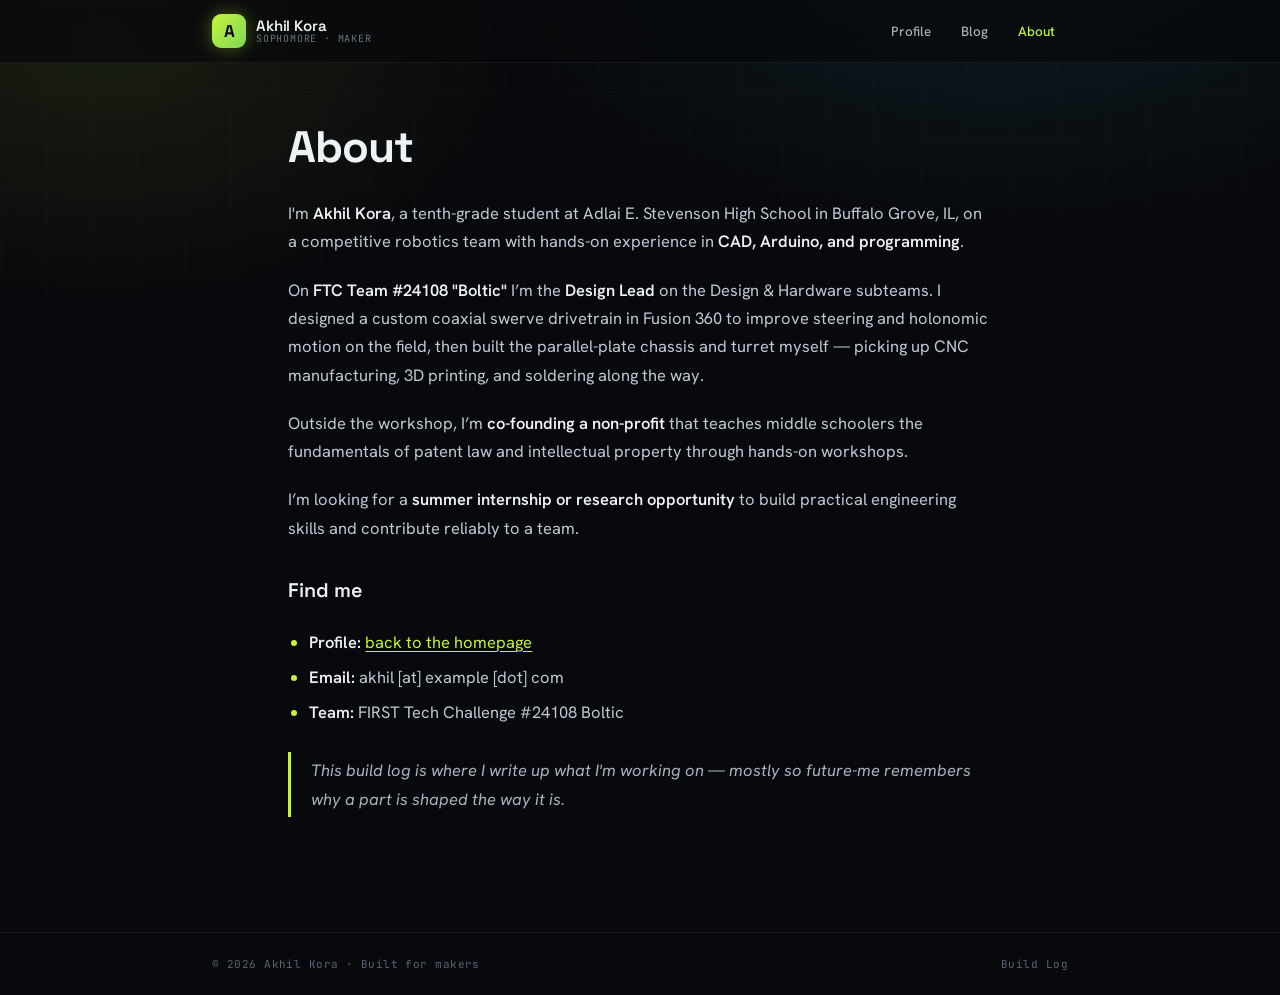
<file: about/index.html>
<!DOCTYPE html>
<html lang="en">
<head>
  <meta charset="utf-8">
  <meta name="viewport" content="width=device-width, initial-scale=1">
  <title>About · Akhil Kora</title>
  <link rel="preconnect" href="https://fonts.googleapis.com">
  <link rel="preconnect" href="https://fonts.gstatic.com" crossorigin>
  <link href="https://fonts.googleapis.com/css2?family=Space+Grotesk:wght@400;500;600;700&family=Hanken+Grotesk:wght@400;500;600;700&family=JetBrains+Mono:wght@400;500;600&display=swap" rel="stylesheet">
  <link rel="stylesheet" href="../assets/css/style.css">
</head>
<body>
  <div class="bg-grid"></div>
  <header class="site-nav">
    <div class="nav-inner">
      <a class="brand" href="../index.html"><span class="brand-mark">A</span><span class="brand-text"><span class="brand-name">Akhil Kora</span><span class="brand-sub">SOPHOMORE · MAKER</span></span></a>
      <nav class="nav-links"><a href="../index.html">Profile</a><a href="../blog/index.html">Blog</a><a href="index.html" class="active">About</a></nav>
    </div>
  </header>
  <main class="site-main">
    <article class="page">
      <h1 class="page-title">About</h1>
      <div class="prose">
        <p>I'm <strong>Akhil Kora</strong>, a tenth-grade student at Adlai E. Stevenson High School in Buffalo Grove, IL, on a competitive robotics team with hands-on experience in <strong>CAD, Arduino, and programming</strong>.</p>
        <p>On <strong>FTC Team #24108 "Boltic"</strong> I’m the <strong>Design Lead</strong> on the Design &amp; Hardware subteams. I designed a custom coaxial swerve drivetrain in Fusion 360 to improve steering and holonomic motion on the field, then built the parallel-plate chassis and turret myself — picking up CNC manufacturing, 3D printing, and soldering along the way.</p>
        <p>Outside the workshop, I’m <strong>co-founding a non-profit</strong> that teaches middle schoolers the fundamentals of patent law and intellectual property through hands-on workshops.</p>
        <p>I’m looking for a <strong>summer internship or research opportunity</strong> to build practical engineering skills and contribute reliably to a team.</p>
        <h3>Find me</h3>
        <ul>
          <li><strong>Profile:</strong> <a href="../index.html">back to the homepage</a></li>
          <li><strong>Email:</strong> akhil [at] example [dot] com</li>
          <li><strong>Team:</strong> FIRST Tech Challenge #24108 Boltic</li>
        </ul>
        <blockquote>This build log is where I write up what I'm working on — mostly so future-me remembers why a part is shaped the way it is.</blockquote>
      </div>
    </article>
  </main>
  <footer class="site-footer"><div class="footer-inner"><span>© 2026 Akhil Kora · Built for makers</span><a href="../blog/index.html">Build Log</a></div></footer>
</body>
</html>
</file>
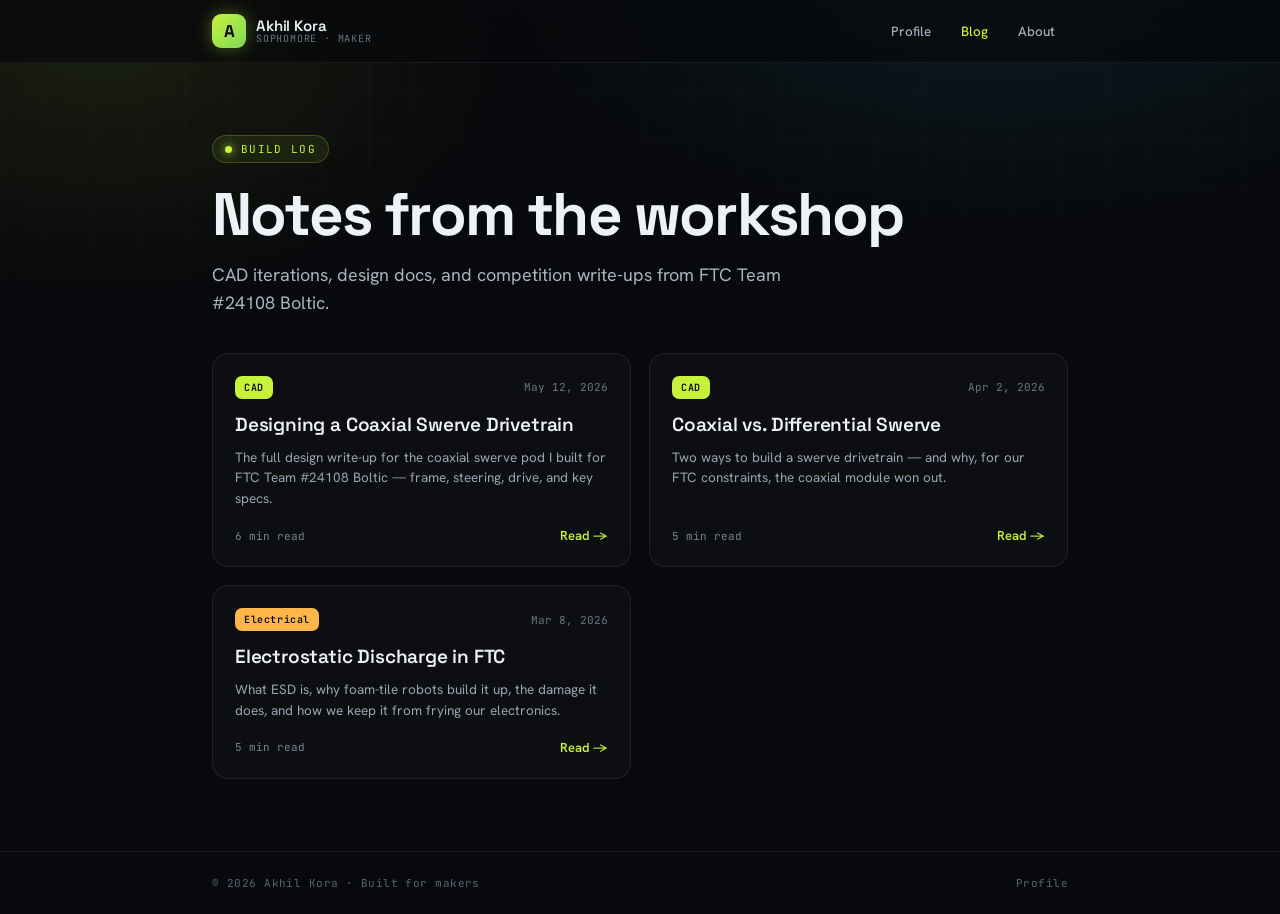
<file: blog/index.html>
<!DOCTYPE html>
<html lang="en">
<head>
  <meta charset="utf-8">
  <meta name="viewport" content="width=device-width, initial-scale=1">
  <title>Build Log · Akhil Kora</title>
  <link rel="preconnect" href="https://fonts.googleapis.com">
  <link rel="preconnect" href="https://fonts.gstatic.com" crossorigin>
  <link href="https://fonts.googleapis.com/css2?family=Space+Grotesk:wght@400;500;600;700&family=Hanken+Grotesk:wght@400;500;600;700&family=JetBrains+Mono:wght@400;500;600&display=swap" rel="stylesheet">
  <link rel="stylesheet" href="../assets/css/style.css">
</head>
<body>
  <div class="bg-grid"></div>
  <header class="site-nav">
    <div class="nav-inner">
      <a class="brand" href="../index.html"><span class="brand-mark">A</span><span class="brand-text"><span class="brand-name">Akhil Kora</span><span class="brand-sub">SOPHOMORE · MAKER</span></span></a>
      <nav class="nav-links"><a href="../index.html">Profile</a><a href="index.html" class="active">Blog</a><a href="../about/index.html">About</a></nav>
    </div>
  </header>
  <main class="site-main">
    <section class="blog-hero">
      <div class="eyebrow"><span class="dot-pulse"></span> BUILD LOG</div>
      <h1>Notes from the workshop</h1>
      <p>CAD iterations, design docs, and competition write-ups from FTC&nbsp;Team #24108 Boltic.</p>
    </section>
    <section class="post-grid">
      <a class="post-card" href="2026/05/designing-a-coaxial-swerve-drivetrain/index.html">
        <div class="post-card-top"><span class="tag tag-cad">CAD</span><span class="post-card-date">May 12, 2026</span></div>
        <h2>Designing a Coaxial Swerve Drivetrain</h2>
        <p>The full design write-up for the coaxial swerve pod I built for FTC Team #24108 Boltic — frame, steering, drive, and key specs.</p>
        <div class="post-card-foot"><span class="mono">6 min read</span><span class="read-more">Read →</span></div>
      </a>
      <a class="post-card" href="2026/04/coaxial-vs-differential/index.html">
        <div class="post-card-top"><span class="tag tag-cad">CAD</span><span class="post-card-date">Apr 2, 2026</span></div>
        <h2>Coaxial vs. Differential Swerve</h2>
        <p>Two ways to build a swerve drivetrain — and why, for our FTC constraints, the coaxial module won out.</p>
        <div class="post-card-foot"><span class="mono">5 min read</span><span class="read-more">Read →</span></div>
      </a>
      <a class="post-card" href="2026/03/electrostatic-discharge-in-ftc/index.html">
        <div class="post-card-top"><span class="tag tag-electrical">Electrical</span><span class="post-card-date">Mar 8, 2026</span></div>
        <h2>Electrostatic Discharge in FTC</h2>
        <p>What ESD is, why foam-tile robots build it up, the damage it does, and how we keep it from frying our electronics.</p>
        <div class="post-card-foot"><span class="mono">5 min read</span><span class="read-more">Read →</span></div>
      </a>
    </section>
  </main>
  <footer class="site-footer"><div class="footer-inner"><span>© 2026 Akhil Kora · Built for makers</span><a href="../index.html">Profile</a></div></footer>
</body>
</html>
</file>
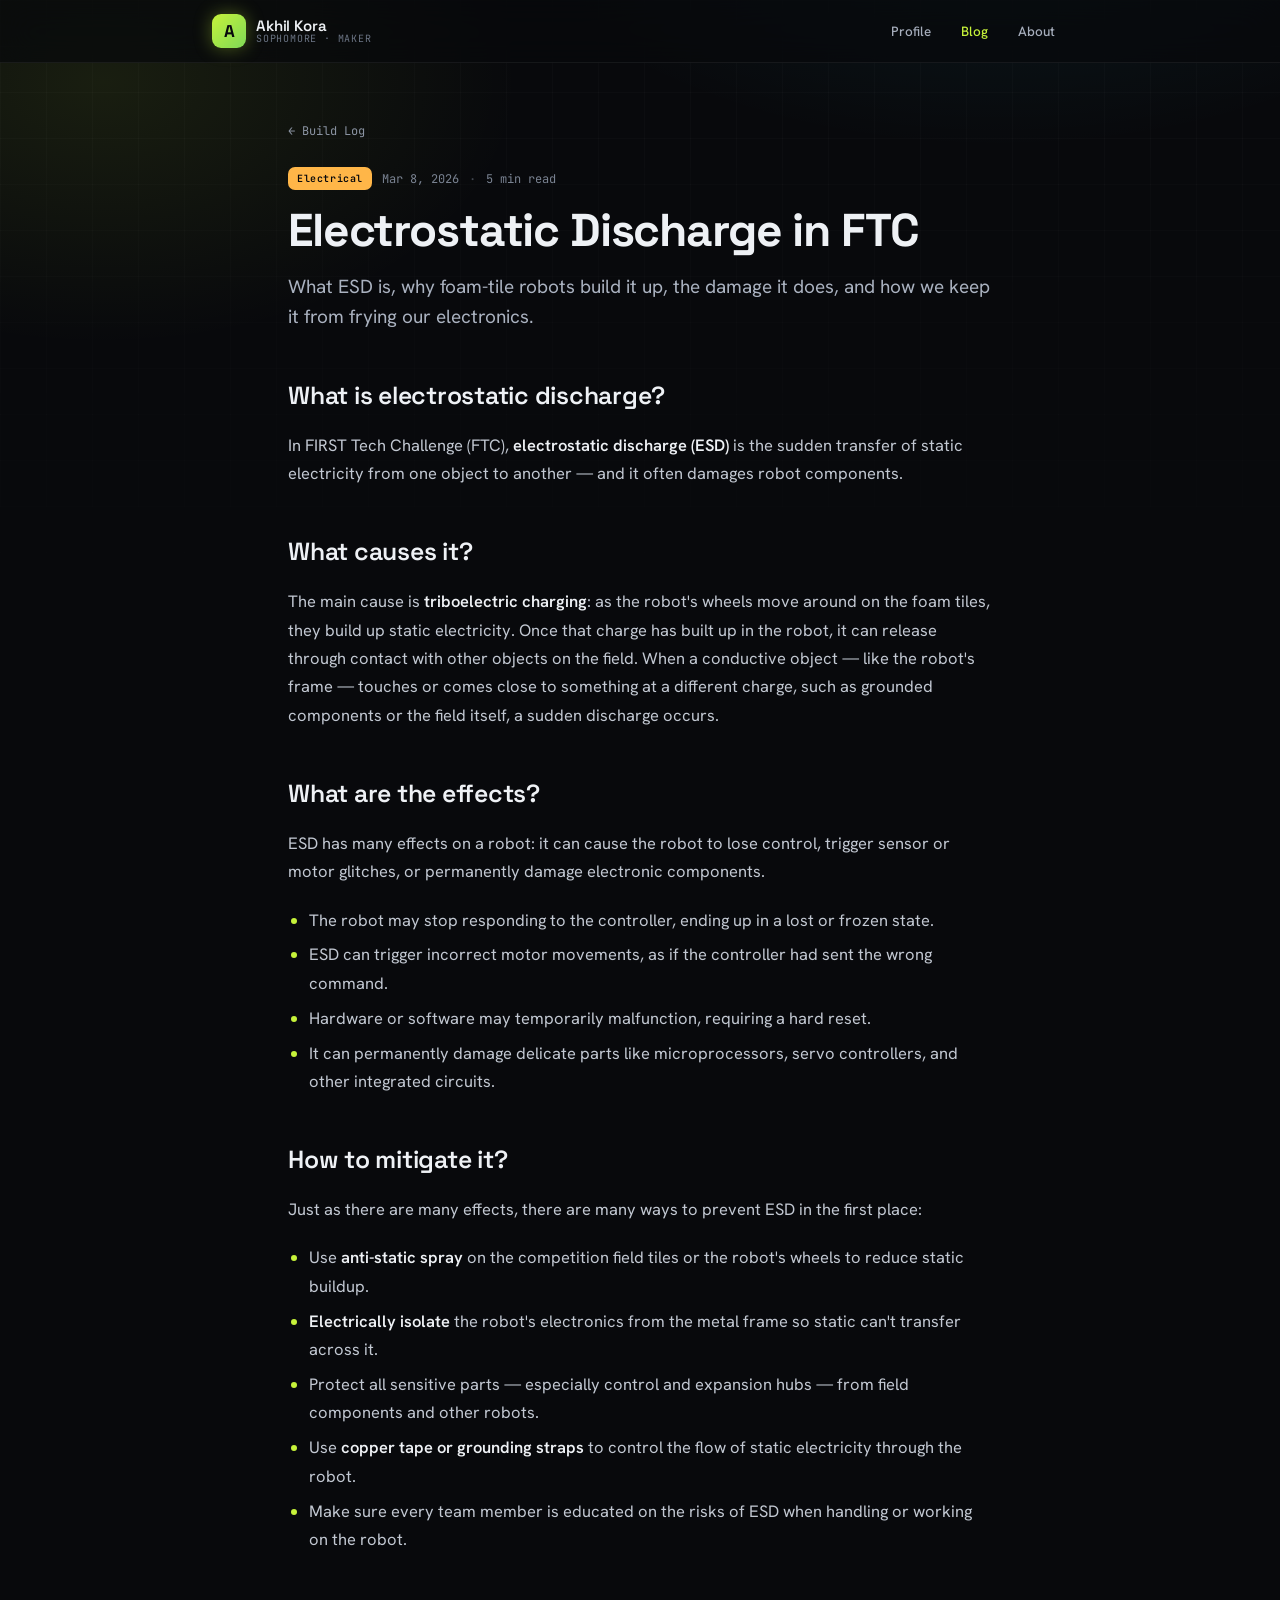
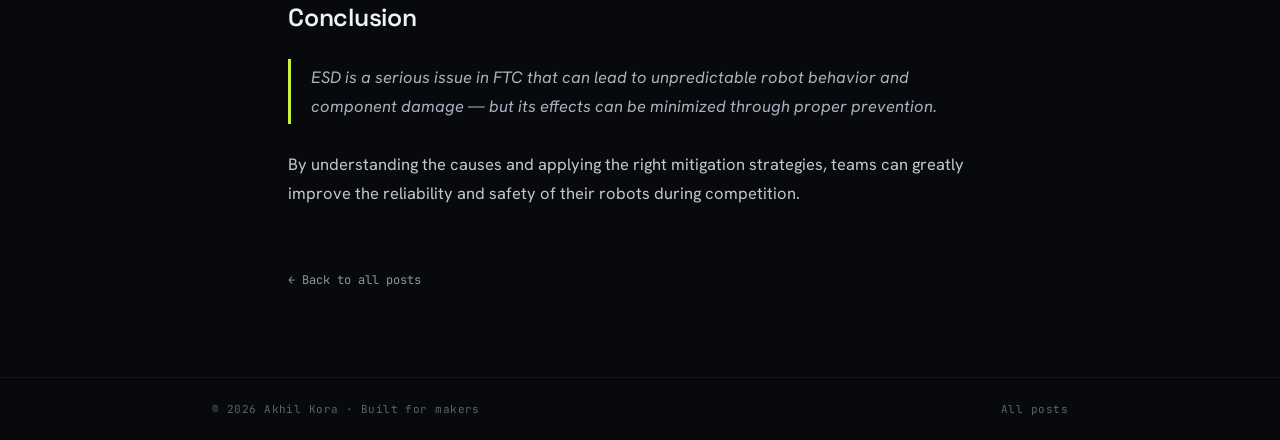
<file: blog/2026/03/electrostatic-discharge-in-ftc/index.html>
<!DOCTYPE html>
<html lang="en">
<head>
  <meta charset="utf-8">
  <meta name="viewport" content="width=device-width, initial-scale=1">
  <title>Electrostatic Discharge in FTC · Akhil Kora</title>
  <link rel="preconnect" href="https://fonts.googleapis.com">
  <link rel="preconnect" href="https://fonts.gstatic.com" crossorigin>
  <link href="https://fonts.googleapis.com/css2?family=Space+Grotesk:wght@400;500;600;700&family=Hanken+Grotesk:wght@400;500;600;700&family=JetBrains+Mono:wght@400;500;600&display=swap" rel="stylesheet">
  <link rel="stylesheet" href="../../../../assets/css/style.css">
</head>
<body>
  <div class="bg-grid"></div>
  <header class="site-nav">
    <div class="nav-inner">
      <a class="brand" href="../../../../index.html"><span class="brand-mark">A</span><span class="brand-text"><span class="brand-name">Akhil Kora</span><span class="brand-sub">SOPHOMORE · MAKER</span></span></a>
      <nav class="nav-links"><a href="../../../../index.html">Profile</a><a href="../../../index.html" class="active">Blog</a><a href="../../../../about/index.html">About</a></nav>
    </div>
  </header>
  <main class="site-main">
    <article class="post">
      <a class="back-link" href="../../../index.html">← Build Log</a>
      <div class="post-meta-top"><span class="tag tag-electrical">Electrical</span><span class="post-date">Mar 8, 2026</span><span class="dot">·</span><span>5 min read</span></div>
      <h1 class="post-title">Electrostatic Discharge in FTC</h1>
      <p class="post-lede">What ESD is, why foam-tile robots build it up, the damage it does, and how we keep it from frying our electronics.</p>
      <div class="prose">
        <h2>What is electrostatic discharge?</h2>
        <p>In FIRST Tech Challenge (FTC), <strong>electrostatic discharge (ESD)</strong> is the sudden transfer of static electricity from one object to another — and it often damages robot components.</p>
        <h2>What causes it?</h2>
        <p>The main cause is <strong>triboelectric charging</strong>: as the robot's wheels move around on the foam tiles, they build up static electricity. Once that charge has built up in the robot, it can release through contact with other objects on the field. When a conductive object — like the robot's frame — touches or comes close to something at a different charge, such as grounded components or the field itself, a sudden discharge occurs.</p>
        <h2>What are the effects?</h2>
        <p>ESD has many effects on a robot: it can cause the robot to lose control, trigger sensor or motor glitches, or permanently damage electronic components.</p>
        <ul>
          <li>The robot may stop responding to the controller, ending up in a lost or frozen state.</li>
          <li>ESD can trigger incorrect motor movements, as if the controller had sent the wrong command.</li>
          <li>Hardware or software may temporarily malfunction, requiring a hard reset.</li>
          <li>It can permanently damage delicate parts like microprocessors, servo controllers, and other integrated circuits.</li>
        </ul>
        <h2>How to mitigate it?</h2>
        <p>Just as there are many effects, there are many ways to prevent ESD in the first place:</p>
        <ul>
          <li>Use <strong>anti-static spray</strong> on the competition field tiles or the robot's wheels to reduce static buildup.</li>
          <li><strong>Electrically isolate</strong> the robot's electronics from the metal frame so static can't transfer across it.</li>
          <li>Protect all sensitive parts — especially control and expansion hubs — from field components and other robots.</li>
          <li>Use <strong>copper tape or grounding straps</strong> to control the flow of static electricity through the robot.</li>
          <li>Make sure every team member is educated on the risks of ESD when handling or working on the robot.</li>
        </ul>
        <h2>Conclusion</h2>
        <blockquote>ESD is a serious issue in FTC that can lead to unpredictable robot behavior and component damage — but its effects can be minimized through proper prevention.</blockquote>
        <p>By understanding the causes and applying the right mitigation strategies, teams can greatly improve the reliability and safety of their robots during competition.</p>
      </div>
      <a class="back-link bottom" href="../../../index.html">← Back to all posts</a>
    </article>
  </main>
  <footer class="site-footer"><div class="footer-inner"><span>© 2026 Akhil Kora · Built for makers</span><a href="../../../index.html">All posts</a></div></footer>
</body>
</html>
</file>
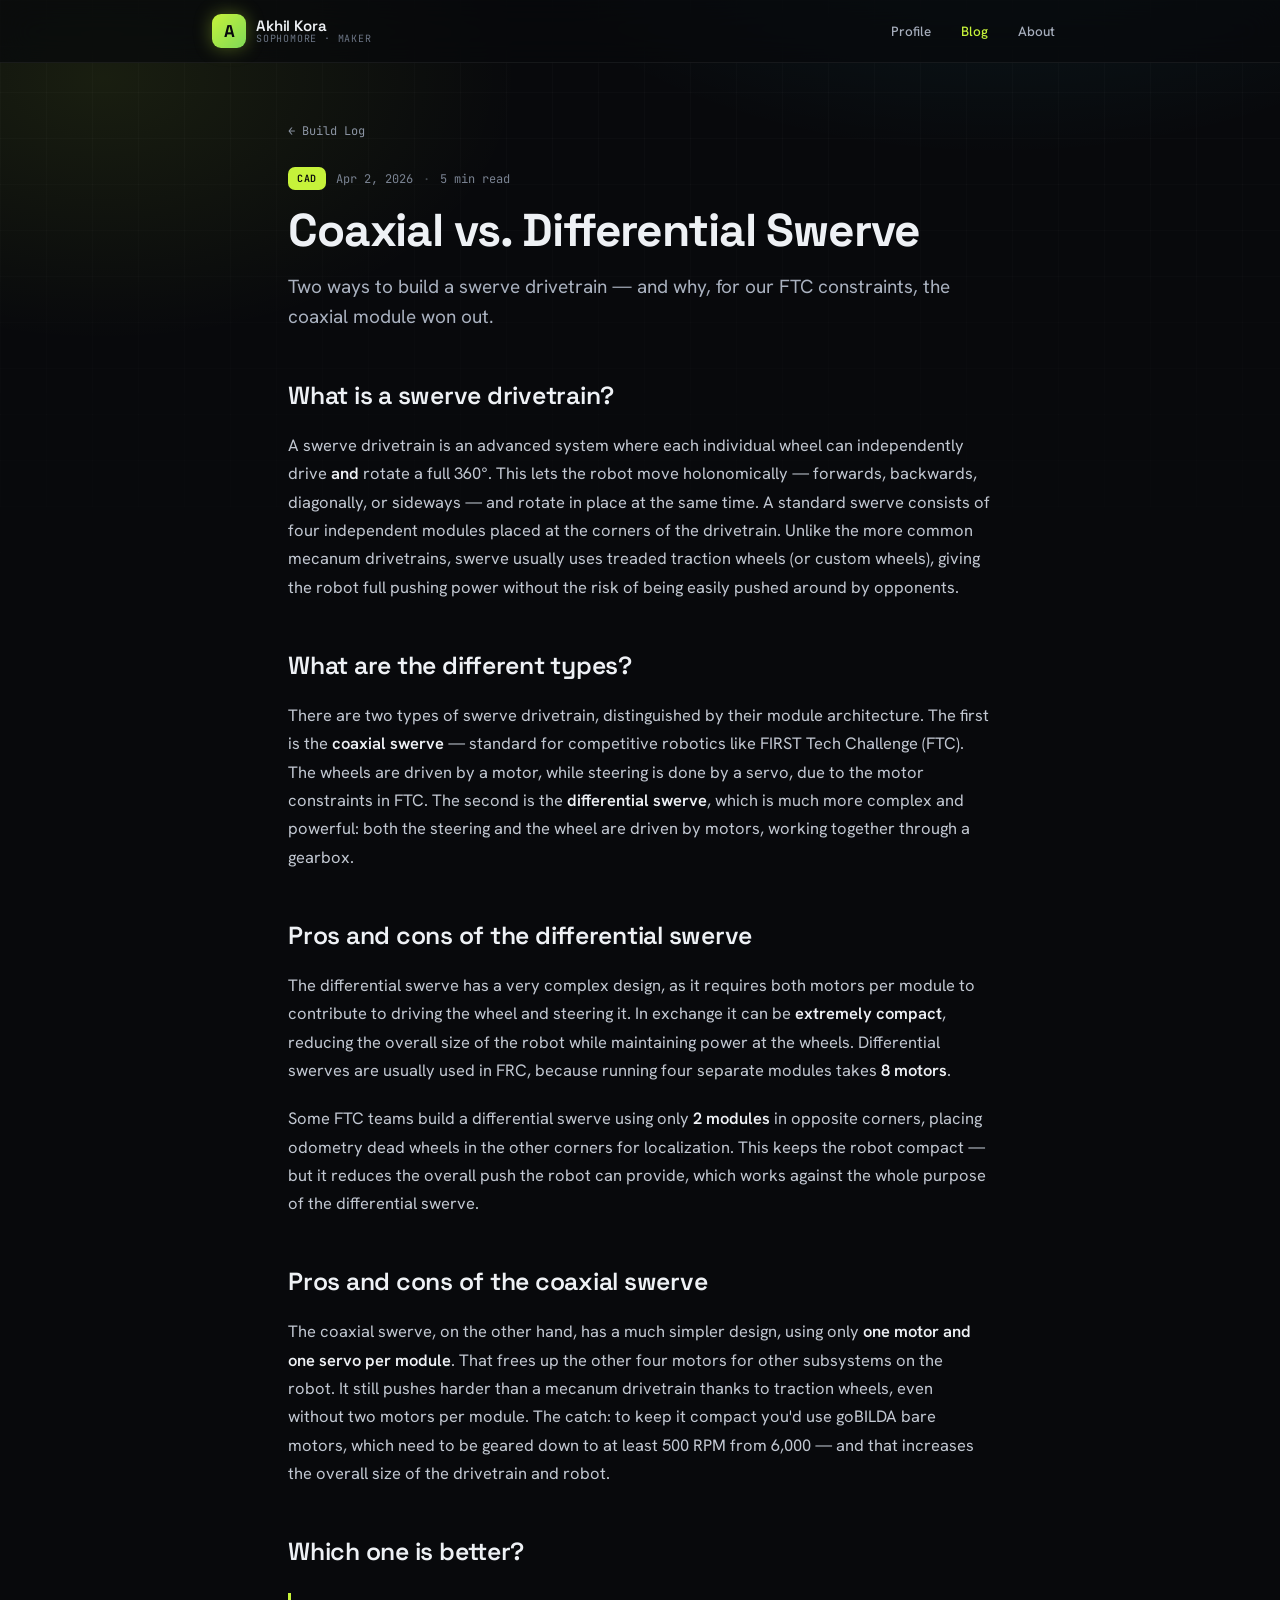
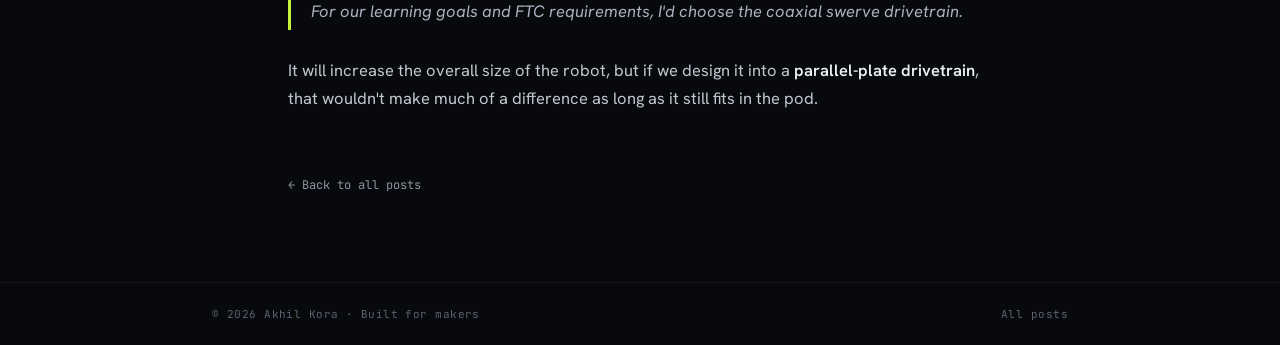
<file: blog/2026/04/coaxial-vs-differential/index.html>
<!DOCTYPE html>
<html lang="en">
<head>
  <meta charset="utf-8">
  <meta name="viewport" content="width=device-width, initial-scale=1">
  <title>Coaxial vs. Differential Swerve · Akhil Kora</title>
  <link rel="preconnect" href="https://fonts.googleapis.com">
  <link rel="preconnect" href="https://fonts.gstatic.com" crossorigin>
  <link href="https://fonts.googleapis.com/css2?family=Space+Grotesk:wght@400;500;600;700&family=Hanken+Grotesk:wght@400;500;600;700&family=JetBrains+Mono:wght@400;500;600&display=swap" rel="stylesheet">
  <link rel="stylesheet" href="../../../../assets/css/style.css">
</head>
<body>
  <div class="bg-grid"></div>
  <header class="site-nav">
    <div class="nav-inner">
      <a class="brand" href="../../../../index.html"><span class="brand-mark">A</span><span class="brand-text"><span class="brand-name">Akhil Kora</span><span class="brand-sub">SOPHOMORE · MAKER</span></span></a>
      <nav class="nav-links"><a href="../../../../index.html">Profile</a><a href="../../../index.html" class="active">Blog</a><a href="../../../../about/index.html">About</a></nav>
    </div>
  </header>
  <main class="site-main">
    <article class="post">
      <a class="back-link" href="../../../index.html">← Build Log</a>
      <div class="post-meta-top"><span class="tag tag-cad">CAD</span><span class="post-date">Apr 2, 2026</span><span class="dot">·</span><span>5 min read</span></div>
      <h1 class="post-title">Coaxial vs. Differential Swerve</h1>
      <p class="post-lede">Two ways to build a swerve drivetrain — and why, for our FTC constraints, the coaxial module won out.</p>
      <div class="prose">
        <h2>What is a swerve drivetrain?</h2>
        <p>A swerve drivetrain is an advanced system where each individual wheel can independently drive <strong>and</strong> rotate a full 360°. This lets the robot move holonomically — forwards, backwards, diagonally, or sideways — and rotate in place at the same time. A standard swerve consists of four independent modules placed at the corners of the drivetrain. Unlike the more common mecanum drivetrains, swerve usually uses treaded traction wheels (or custom wheels), giving the robot full pushing power without the risk of being easily pushed around by opponents.</p>
        <h2>What are the different types?</h2>
        <p>There are two types of swerve drivetrain, distinguished by their module architecture. The first is the <strong>coaxial swerve</strong> — standard for competitive robotics like FIRST Tech Challenge (FTC). The wheels are driven by a motor, while steering is done by a servo, due to the motor constraints in FTC. The second is the <strong>differential swerve</strong>, which is much more complex and powerful: both the steering and the wheel are driven by motors, working together through a gearbox.</p>
        <h2>Pros and cons of the differential swerve</h2>
        <p>The differential swerve has a very complex design, as it requires both motors per module to contribute to driving the wheel and steering it. In exchange it can be <strong>extremely compact</strong>, reducing the overall size of the robot while maintaining power at the wheels. Differential swerves are usually used in FRC, because running four separate modules takes <strong>8 motors</strong>.</p>
        <p>Some FTC teams build a differential swerve using only <strong>2 modules</strong> in opposite corners, placing odometry dead wheels in the other corners for localization. This keeps the robot compact — but it reduces the overall push the robot can provide, which works against the whole purpose of the differential swerve.</p>
        <h2>Pros and cons of the coaxial swerve</h2>
        <p>The coaxial swerve, on the other hand, has a much simpler design, using only <strong>one motor and one servo per module</strong>. That frees up the other four motors for other subsystems on the robot. It still pushes harder than a mecanum drivetrain thanks to traction wheels, even without two motors per module. The catch: to keep it compact you'd use goBILDA bare motors, which need to be geared down to at least 500 RPM from 6,000 — and that increases the overall size of the drivetrain and robot.</p>
        <h2>Which one is better?</h2>
        <blockquote>For our learning goals and FTC requirements, I'd choose the coaxial swerve drivetrain.</blockquote>
        <p>It will increase the overall size of the robot, but if we design it into a <strong>parallel-plate drivetrain</strong>, that wouldn't make much of a difference as long as it still fits in the pod.</p>
      </div>
      <a class="back-link bottom" href="../../../index.html">← Back to all posts</a>
    </article>
  </main>
  <footer class="site-footer"><div class="footer-inner"><span>© 2026 Akhil Kora · Built for makers</span><a href="../../../index.html">All posts</a></div></footer>
</body>
</html>
</file>
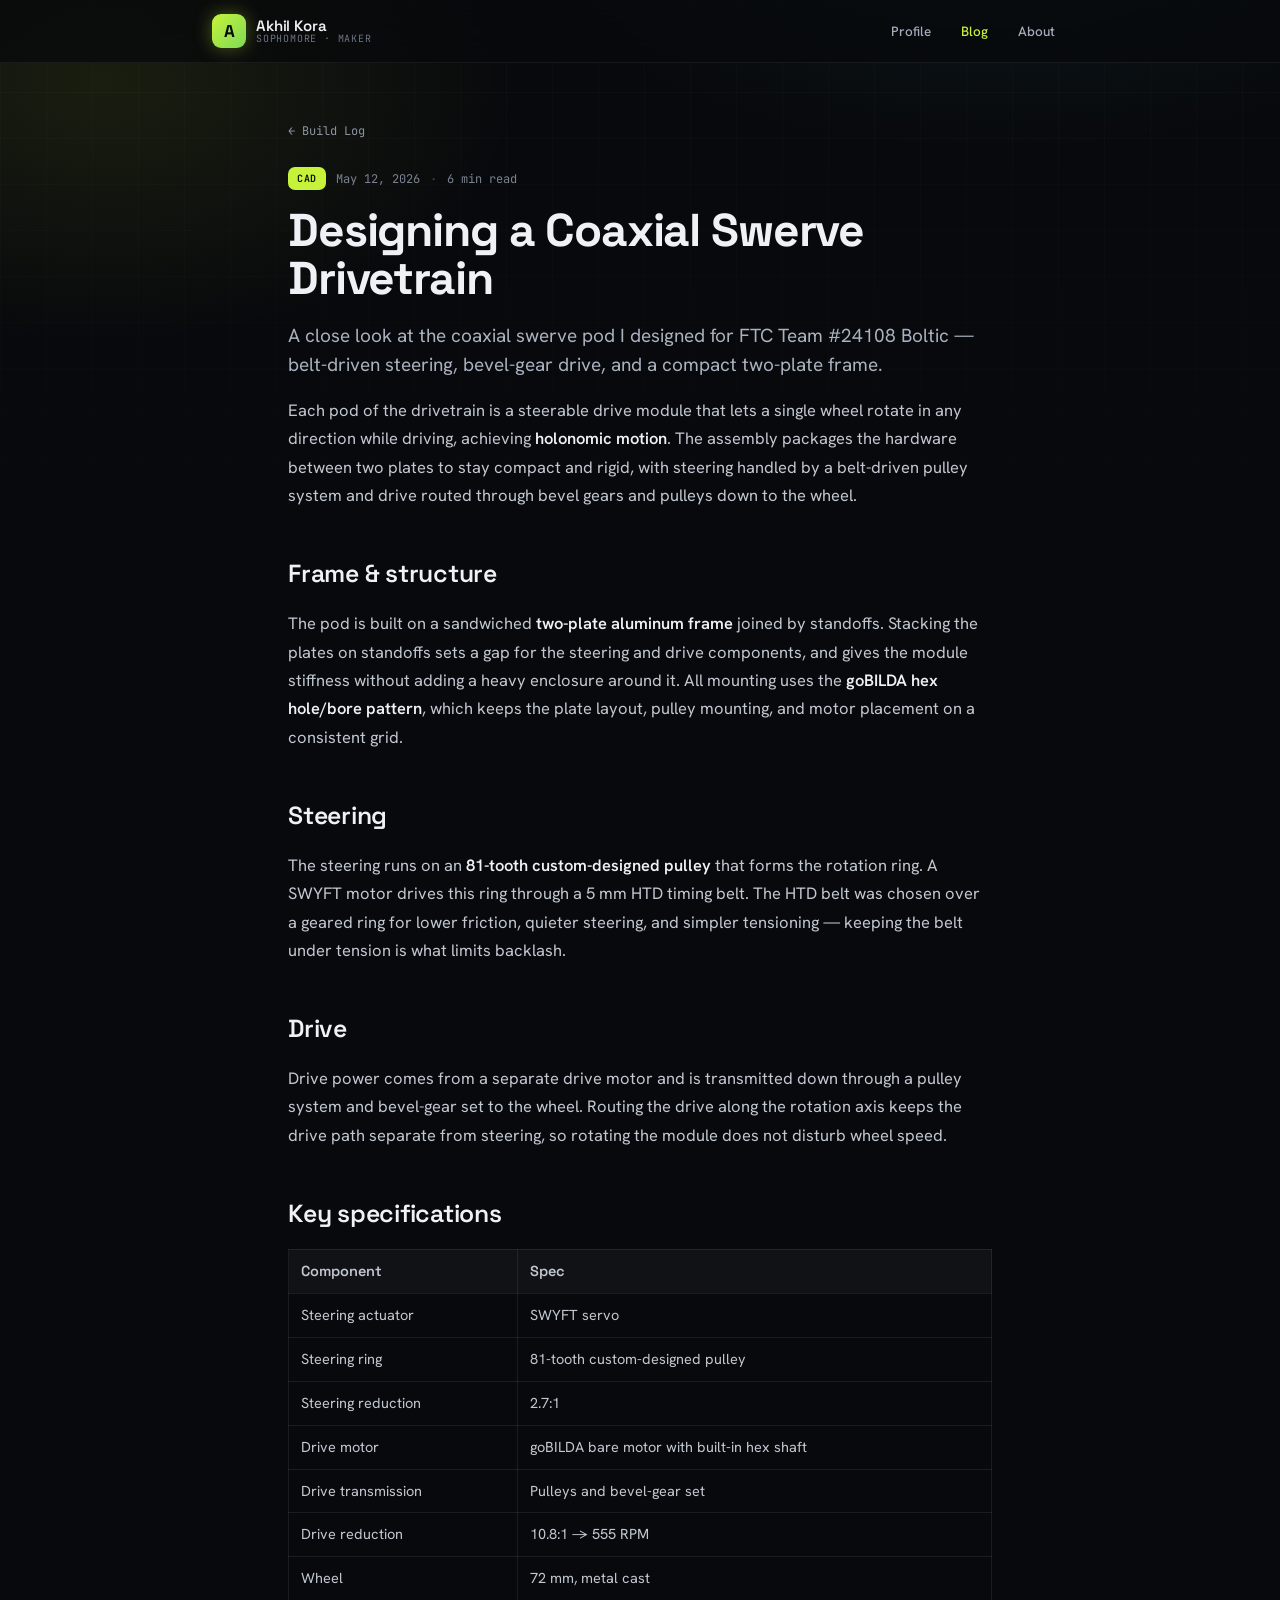
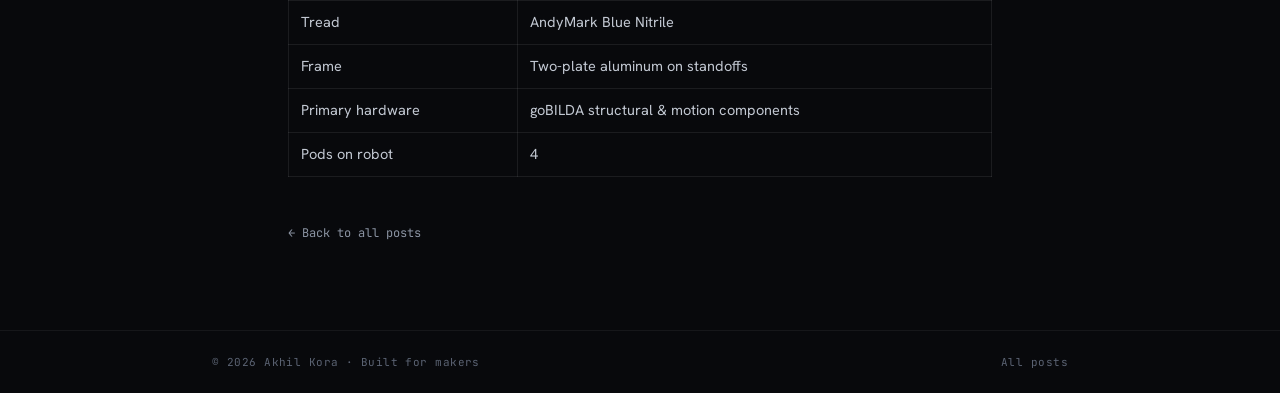
<file: blog/2026/05/designing-a-coaxial-swerve-drivetrain/index.html>
<!DOCTYPE html>
<html lang="en">
<head>
  <meta charset="utf-8">
  <meta name="viewport" content="width=device-width, initial-scale=1">
  <title>Designing a Coaxial Swerve Drivetrain · Akhil Kora</title>
  <link rel="preconnect" href="https://fonts.googleapis.com">
  <link rel="preconnect" href="https://fonts.gstatic.com" crossorigin>
  <link href="https://fonts.googleapis.com/css2?family=Space+Grotesk:wght@400;500;600;700&family=Hanken+Grotesk:wght@400;500;600;700&family=JetBrains+Mono:wght@400;500;600&display=swap" rel="stylesheet">
  <link rel="stylesheet" href="../../../../assets/css/style.css">
</head>
<body>
  <div class="bg-grid"></div>
  <header class="site-nav">
    <div class="nav-inner">
      <a class="brand" href="../../../../index.html"><span class="brand-mark">A</span><span class="brand-text"><span class="brand-name">Akhil Kora</span><span class="brand-sub">SOPHOMORE · MAKER</span></span></a>
      <nav class="nav-links"><a href="../../../../index.html">Profile</a><a href="../../../index.html" class="active">Blog</a><a href="../../../../about/index.html">About</a></nav>
    </div>
  </header>
  <main class="site-main">
    <article class="post">
      <a class="back-link" href="../../../index.html">← Build Log</a>
      <div class="post-meta-top"><span class="tag tag-cad">CAD</span><span class="post-date">May 12, 2026</span><span class="dot">·</span><span>6 min read</span></div>
      <h1 class="post-title">Designing a Coaxial Swerve Drivetrain</h1>
      <p class="post-lede">A close look at the coaxial swerve pod I designed for FTC Team #24108 Boltic — belt-driven steering, bevel-gear drive, and a compact two-plate frame.</p>
      <div class="prose">
        <p>Each pod of the drivetrain is a steerable drive module that lets a single wheel rotate in any direction while driving, achieving <strong>holonomic motion</strong>. The assembly packages the hardware between two plates to stay compact and rigid, with steering handled by a belt-driven pulley system and drive routed through bevel gears and pulleys down to the wheel.</p>
        <h2>Frame &amp; structure</h2>
        <p>The pod is built on a sandwiched <strong>two-plate aluminum frame</strong> joined by standoffs. Stacking the plates on standoffs sets a gap for the steering and drive components, and gives the module stiffness without adding a heavy enclosure around it. All mounting uses the <strong>goBILDA hex hole/bore pattern</strong>, which keeps the plate layout, pulley mounting, and motor placement on a consistent grid.</p>
        <h2>Steering</h2>
        <p>The steering runs on an <strong>81-tooth custom-designed pulley</strong> that forms the rotation ring. A SWYFT motor drives this ring through a 5&nbsp;mm HTD timing belt. The HTD belt was chosen over a geared ring for lower friction, quieter steering, and simpler tensioning — keeping the belt under tension is what limits backlash.</p>
        <h2>Drive</h2>
        <p>Drive power comes from a separate drive motor and is transmitted down through a pulley system and bevel-gear set to the wheel. Routing the drive along the rotation axis keeps the drive path separate from steering, so rotating the module does not disturb wheel speed.</p>
        <h2>Key specifications</h2>
        <table>
          <tr><th>Component</th><th>Spec</th></tr>
          <tr><td>Steering actuator</td><td>SWYFT servo</td></tr>
          <tr><td>Steering ring</td><td>81-tooth custom-designed pulley</td></tr>
          <tr><td>Steering reduction</td><td>2.7:1</td></tr>
          <tr><td>Drive motor</td><td>goBILDA bare motor with built-in hex shaft</td></tr>
          <tr><td>Drive transmission</td><td>Pulleys and bevel-gear set</td></tr>
          <tr><td>Drive reduction</td><td>10.8:1 → 555 RPM</td></tr>
          <tr><td>Wheel</td><td>72 mm, metal cast</td></tr>
          <tr><td>Tread</td><td>AndyMark Blue Nitrile</td></tr>
          <tr><td>Frame</td><td>Two-plate aluminum on standoffs</td></tr>
          <tr><td>Primary hardware</td><td>goBILDA structural &amp; motion components</td></tr>
          <tr><td>Pods on robot</td><td>4</td></tr>
        </table>
      </div>
      <a class="back-link bottom" href="../../../index.html">← Back to all posts</a>
    </article>
  </main>
  <footer class="site-footer"><div class="footer-inner"><span>© 2026 Akhil Kora · Built for makers</span><a href="../../../index.html">All posts</a></div></footer>
</body>
</html>
</file>
<file: assets/css/style.css>
:root{
  --bg:#08090c;
  --panel:rgba(255,255,255,.025);
  --line:rgba(255,255,255,.08);
  --text:#eef1f5;
  --muted:#9aa3b2;
  --dim:#6b7484;
  --lime:#c6f23a;
  --cyan:#34e3ff;
  --maxw:920px;
}

*{box-sizing:border-box;}
html{scroll-behavior:smooth;}
body{
  margin:0;
  min-height:100vh;
  background:
    radial-gradient(900px 520px at 78% -8%, rgba(52,227,255,.10), transparent 60%),
    radial-gradient(760px 480px at 8% 4%, rgba(198,242,58,.09), transparent 55%),
    var(--bg);
  color:var(--text);
  font-family:'Hanken Grotesk',system-ui,sans-serif;
  -webkit-font-smoothing:antialiased;
  text-rendering:optimizeLegibility;
}
a{color:inherit;text-decoration:none;}
::selection{background:var(--lime);color:var(--bg);}

.bg-grid{
  position:fixed;inset:0;z-index:0;pointer-events:none;
  background-image:
    linear-gradient(rgba(255,255,255,.022) 1px, transparent 1px),
    linear-gradient(90deg, rgba(255,255,255,.022) 1px, transparent 1px);
  background-size:46px 46px;
  -webkit-mask-image:linear-gradient(180deg,#000,transparent 75%);
  mask-image:linear-gradient(180deg,#000,transparent 75%);
}

/* ---------- nav ---------- */
.site-nav{
  position:sticky;top:0;z-index:40;
  backdrop-filter:blur(16px);
  background:rgba(8,9,12,.72);
  border-bottom:1px solid rgba(255,255,255,.06);
}
.nav-inner{
  max-width:var(--maxw);margin:0 auto;
  padding:14px clamp(18px,4vw,32px);
  display:flex;align-items:center;gap:20px;
}
.brand{display:flex;align-items:center;gap:10px;margin-right:auto;}
.brand-mark{
  width:34px;height:34px;border-radius:9px;flex:none;
  background:linear-gradient(135deg,#c6f23a,#7ed957);
  display:flex;align-items:center;justify-content:center;
  color:#08090c;font-family:'Space Grotesk';font-weight:700;font-size:17px;
  box-shadow:0 0 18px rgba(198,242,58,.35);
}
.brand-text{display:flex;flex-direction:column;line-height:1.05;}
.brand-name{font-family:'Space Grotesk';font-weight:600;font-size:15px;letter-spacing:-.01em;}
.brand-sub{font-family:'JetBrains Mono';font-size:10px;color:var(--dim);letter-spacing:.08em;}
.nav-links{display:flex;align-items:center;gap:4px;}
.nav-links a{
  padding:8px 13px;border-radius:8px;font-size:13.5px;font-weight:500;
  color:#a6aebc;transition:color .15s,background .15s;
}
.nav-links a:hover{color:var(--text);background:rgba(255,255,255,.05);}
.nav-links a.active{color:var(--lime);}

main.site-main{position:relative;z-index:1;max-width:var(--maxw);margin:0 auto;padding:0 clamp(18px,4vw,32px);}

/* ---------- blog hero ---------- */
.blog-hero{padding:clamp(40px,6vw,72px) 0 clamp(24px,3vw,36px);}
.eyebrow{
  display:inline-flex;align-items:center;gap:9px;
  font-family:'JetBrains Mono';font-size:11px;letter-spacing:.12em;color:var(--lime);
  background:rgba(198,242,58,.08);border:1px solid rgba(198,242,58,.22);
  padding:6px 12px;border-radius:999px;margin-bottom:22px;
}
.dot-pulse{width:7px;height:7px;border-radius:50%;background:var(--lime);box-shadow:0 0 10px var(--lime);animation:pulse 1.8s infinite;}
@keyframes pulse{0%,100%{opacity:.5;}50%{opacity:1;}}
.blog-hero h1{font-family:'Space Grotesk';font-weight:700;font-size:clamp(34px,6vw,60px);line-height:1;letter-spacing:-.03em;margin:0 0 16px;}
.blog-hero p{font-size:clamp(15px,1.6vw,18px);line-height:1.55;color:#aab2c0;max-width:34em;margin:0;}

/* ---------- post grid ---------- */
.post-grid{display:grid;grid-template-columns:repeat(auto-fill,minmax(280px,1fr));gap:18px;padding-bottom:48px;}
.post-card{
  display:flex;flex-direction:column;
  background:var(--panel);border:1px solid var(--line);border-radius:16px;padding:22px;
  transition:transform .2s,border-color .2s,box-shadow .2s;
}
.post-card:hover{transform:translateY(-4px);border-color:rgba(198,242,58,.32);box-shadow:0 18px 44px rgba(0,0,0,.45);}
.post-card-top{display:flex;align-items:center;justify-content:space-between;gap:10px;margin-bottom:14px;}
.post-card h2{font-family:'Space Grotesk';font-weight:600;font-size:19px;letter-spacing:-.01em;line-height:1.25;margin:0 0 10px;}
.post-card p{font-size:13.5px;line-height:1.55;color:var(--muted);margin:0 0 18px;flex:1;}
.post-card-date{font-family:'JetBrains Mono';font-size:11px;color:var(--dim);white-space:nowrap;}
.post-card-foot{display:flex;align-items:center;justify-content:space-between;}
.post-card-foot .mono{font-family:'JetBrains Mono';font-size:11px;color:#7a8392;}
.read-more{font-size:13px;font-weight:600;color:var(--lime);}

/* ---------- tags ---------- */
.tag{font-family:'JetBrains Mono';font-size:10px;letter-spacing:.06em;font-weight:600;padding:5px 9px;border-radius:7px;display:inline-block;}
.tag-cad{color:#08090c;background:var(--lime);}
.tag-firmware{color:#08090c;background:var(--cyan);}
.tag-build{color:var(--text);background:rgba(255,255,255,.14);}
.tag-electrical{color:#08090c;background:#ffb648;}

/* ---------- post / page ---------- */
.post,.page{max-width:44rem;margin:0 auto;padding:clamp(32px,5vw,56px) 0 64px;}
.back-link{display:inline-flex;font-family:'JetBrains Mono';font-size:12px;color:#8b94a3;margin-bottom:28px;transition:color .15s;}
.back-link:hover{color:var(--lime);}
.back-link.bottom{margin-top:48px;margin-bottom:0;}
.post-meta-top{display:flex;align-items:center;gap:10px;margin-bottom:16px;font-family:'JetBrains Mono';font-size:12px;color:#7a8392;}
.post-meta-top .dot{opacity:.5;}
.post-title{font-family:'Space Grotesk';font-weight:700;font-size:clamp(28px,4.5vw,46px);line-height:1.05;letter-spacing:-.025em;margin:0 0 18px;}
.post-lede{font-size:clamp(16px,1.6vw,19px);line-height:1.55;color:#aab2c0;margin:0 0 8px;}
.page-title{font-family:'Space Grotesk';font-weight:700;font-size:clamp(28px,4.5vw,44px);letter-spacing:-.02em;margin:0 0 24px;}

/* ---------- prose ---------- */
.prose{font-size:16.5px;line-height:1.72;color:#c2c8d2;}
.prose > * + *{margin-top:1.2em;}
.prose h2{font-family:'Space Grotesk';font-weight:600;font-size:1.5em;letter-spacing:-.01em;color:var(--text);margin-top:2em;line-height:1.2;}
.prose h3{font-family:'Space Grotesk';font-weight:600;font-size:1.2em;color:var(--text);margin-top:1.6em;}
.prose a{color:var(--lime);text-decoration:underline;text-underline-offset:3px;text-decoration-thickness:1px;}
.prose strong{color:var(--text);font-weight:600;}
.prose ul,.prose ol{padding-left:1.3em;}
.prose li{margin-top:.4em;}
.prose li::marker{color:var(--lime);}
.prose blockquote{border-left:3px solid var(--lime);margin:1.6em 0;padding:4px 0 4px 20px;color:#aab2c0;font-style:italic;}
.prose img{max-width:100%;border-radius:12px;border:1px solid var(--line);}
.prose code{font-family:'JetBrains Mono';font-size:.86em;background:rgba(52,227,255,.08);border:1px solid rgba(52,227,255,.18);padding:2px 6px;border-radius:6px;color:#9be7ff;}
.prose pre{background:#0c0e13;border:1px solid var(--line);border-radius:12px;padding:18px;overflow:auto;}
.prose pre code{background:none;border:none;padding:0;color:#cdd3dc;font-size:13.5px;line-height:1.65;}
.prose hr{border:none;border-top:1px solid var(--line);margin:2.4em 0;}
.prose table{width:100%;border-collapse:collapse;font-size:14.5px;}
.prose th,.prose td{border:1px solid var(--line);padding:9px 12px;text-align:left;}
.prose th{background:rgba(255,255,255,.04);font-family:'Space Grotesk';font-weight:600;}

/* ---------- pdf doc embed ---------- */
.doc-actions{display:flex;flex-wrap:wrap;gap:10px;margin:24px 0 18px;}
.doc-btn{
  display:inline-flex;align-items:center;gap:7px;
  padding:11px 18px;border-radius:10px;
  background:var(--lime);color:#08090c;
  font-family:'Hanken Grotesk';font-weight:600;font-size:14px;
  text-decoration:none;transition:transform .15s,box-shadow .15s,background .15s;
  box-shadow:0 8px 24px rgba(198,242,58,.18);
}
.doc-btn:hover{background:#d4ff4d;transform:translateY(-2px);box-shadow:0 12px 34px rgba(198,242,58,.34);}
.doc-btn.ghost{
  background:rgba(255,255,255,.05);color:var(--text);
  border:1px solid var(--line);box-shadow:none;
}
.doc-btn.ghost:hover{background:rgba(255,255,255,.1);border-color:rgba(255,255,255,.28);}
.doc-embed{
  position:relative;
  border:1px solid var(--line);border-radius:14px;overflow:hidden;
  background:#0c0e13;
  box-shadow:0 18px 50px rgba(0,0,0,.45);
}
.doc-embed iframe{
  display:block;width:100%;height:min(82vh,1000px);border:0;background:#fff;
}
@media(max-width:560px){
  .doc-embed iframe{height:72vh;}
}

/* ---------- footer ---------- */
.site-footer{position:relative;z-index:1;border-top:1px solid rgba(255,255,255,.06);margin-top:24px;}
.footer-inner{
  max-width:var(--maxw);margin:0 auto;
  padding:24px clamp(18px,4vw,32px);
  display:flex;justify-content:space-between;align-items:center;gap:14px;
  font-family:'JetBrains Mono';font-size:11px;color:#5b6373;letter-spacing:.04em;
}
.footer-inner a{transition:color .15s;}
.footer-inner a:hover{color:var(--lime);}

@media(max-width:560px){
  .brand-sub{display:none;}
  .nav-links a{padding:8px 10px;}
}
</file>
